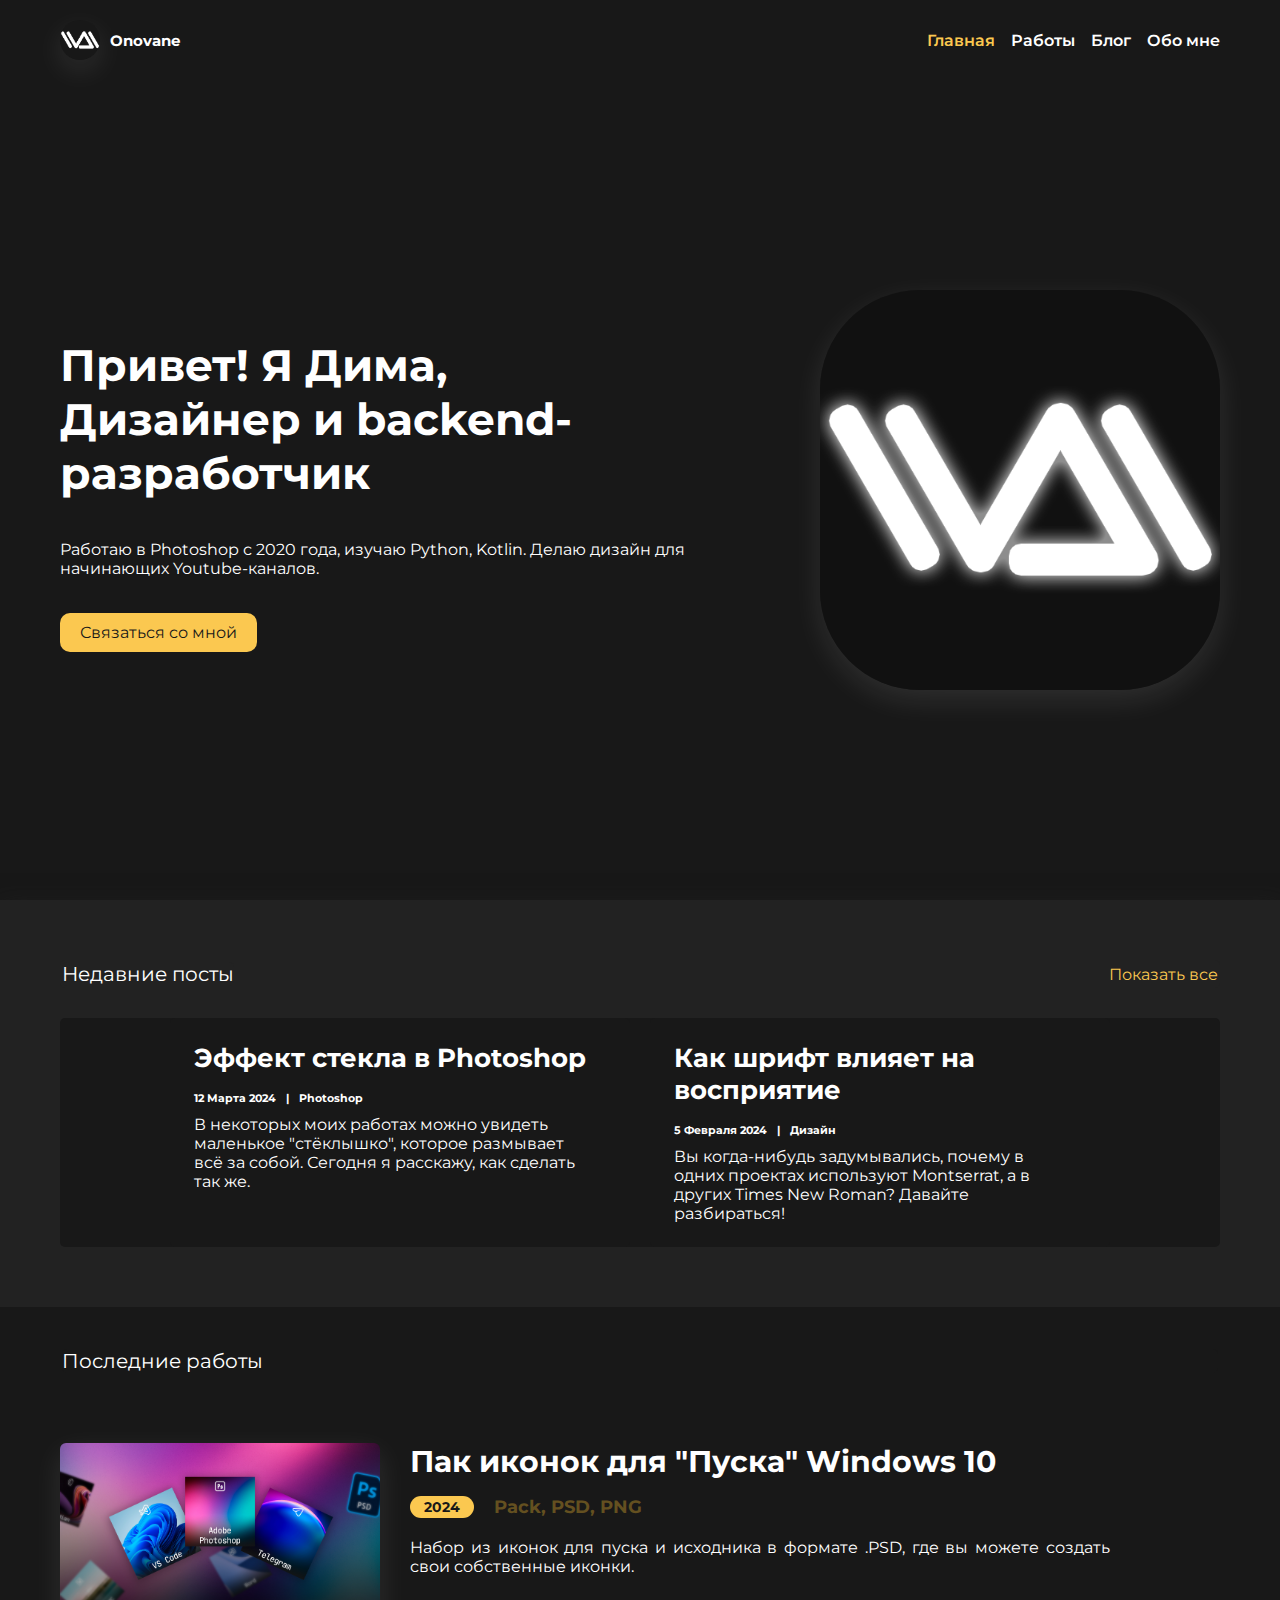
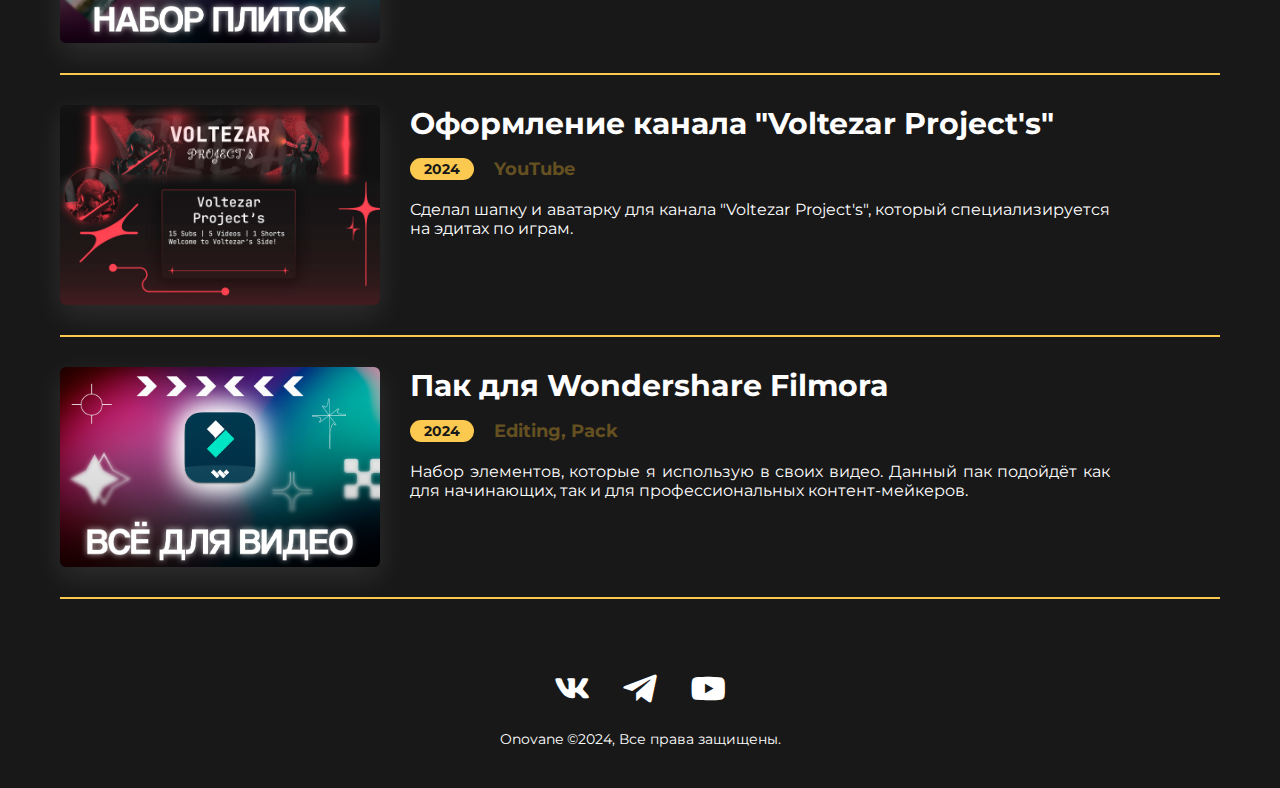
<file: index.html>
<!DOCTYPE html>
<html lang="ru">

<head>
    <meta charset="UTF-8">
    <meta name="viewport" content="width=device-width, initial-scale=1.0">
    <link href='https://unpkg.com/boxicons@2.1.4/css/boxicons.min.css' rel='stylesheet'>
    <link rel="stylesheet" href="style.css">
    <title>Главная | Onovane</title>
</head>

<body>

    <nav>
        <div class="logo">
            <img src="assets/logo.png">
            <a href="#">Onovane</a>
        </div>
        <div class="nav-links">
            <a class="selected" href="index.html">Главная</a>
            <a href="works.html">Работы</a>
            <a href="blog.html">Блог</a>
            <a href="about.html">Обо мне</a>
        </div>
    </nav>

    <div class="main">
        <div class="info">
            <h1>Привет! Я Дима, <br>Дизайнер и backend-разработчик</h1>
            <p>Работаю в Photoshop с 2020 года, изучаю Python, Kotlin. Делаю дизайн для начинающих Youtube-каналов.</p>
            <a href="https://t.me/Onovane" class="button">Связаться со мной</a>
        </div>
        <img src="assets/profile-1.png">
    </div>

    <div class="recent">
        <div class="header">
            <h4>Недавние посты</h4>
            <a href="blog.html">Показать все</a>
        </div>
        <div class="posts">
            <div class="post-item">
                <h3>Эффект стекла в Photoshop</h3>
                <div class="info">
                    <h6>12 Марта 2024</h6>
                    <h6>|</h6>
                    <h6>Photoshop</h6>
                </div>
                <p>В некоторых моих работах можно увидеть маленькое "стёклышко", которое размывает всё за собой. Сегодня
                    я расскажу, как сделать так же.</p>
            </div>
            <div class="post-item">
                <h3>Как шрифт влияет на восприятие</h3>
                <div class="info">
                    <h6>5 Февраля 2024</h6>
                    <h6>|</h6>
                    <h6>Дизайн</h6>
                </div>
                <p>Вы когда-нибудь задумывались, почему в одних проектах используют Montserrat, а в других Times New
                    Roman? Давайте разбираться!</p>
            </div>
        </div>
    </div>

    <div class="separator">
        <h4>Последние работы</h4>
    </div>

    <div class="featured">
        <div class="item">
            <img src="assets/item-1.jpg">
            <div class="details">
                <h3>Пак иконок для "Пуска" Windows 10</h3>
                <div class="item-info">
                    <div class="year-badge">2024</div>
                    <h4>Pack, PSD, PNG</h4>
                </div>
                <p>Набор из иконок для пуска и исходника в формате .PSD, где вы можете создать свои собственные иконки.
                </p>
            </div>
        </div>
        <div class="item">
            <img src="assets/item-2.jpg">
            <div class="details">
                <h3>Оформление канала "Voltezar Project's"</h3>
                <div class="item-info">
                    <div class="year-badge">2024</div>
                    <h4>YouTube</h4>
                </div>
                <p>Сделал шапку и аватарку для канала "Voltezar Project's", который специализируется на эдитах по играм.
                </p>
            </div>
        </div>
        <div class="item">
            <img src="assets/item-3.jpg">
            <div class="details">
                <h3>Пак для Wondershare Filmora</h3>
                <div class="item-info">
                    <div class="year-badge">2024</div>
                    <h4>Editing, Pack</h4>
                </div>
                <p>Набор элементов, которые я использую в своих видео. Данный пак подойдёт как для начинающих, так и для
                    профессиональных контент-мейкеров.</p>
            </div>
        </div>
    </div>

    <footer>
        <div class="socials">
            <a href="https://vk.com/onovane">
                <i class='bx bxl-vk'></i>
            </a>
            <a href="https://t.me/Onovane">
                <i class='bx bxl-telegram'></i>
            </a>
            <a href="https://youtube.com/@Onovane">
                <i class='bx bxl-youtube'></i>
            </a>
        </div>
        <p>Onovane ©2024, Все права защищены.</p>
    </footer>

</body>

</html>
</file>
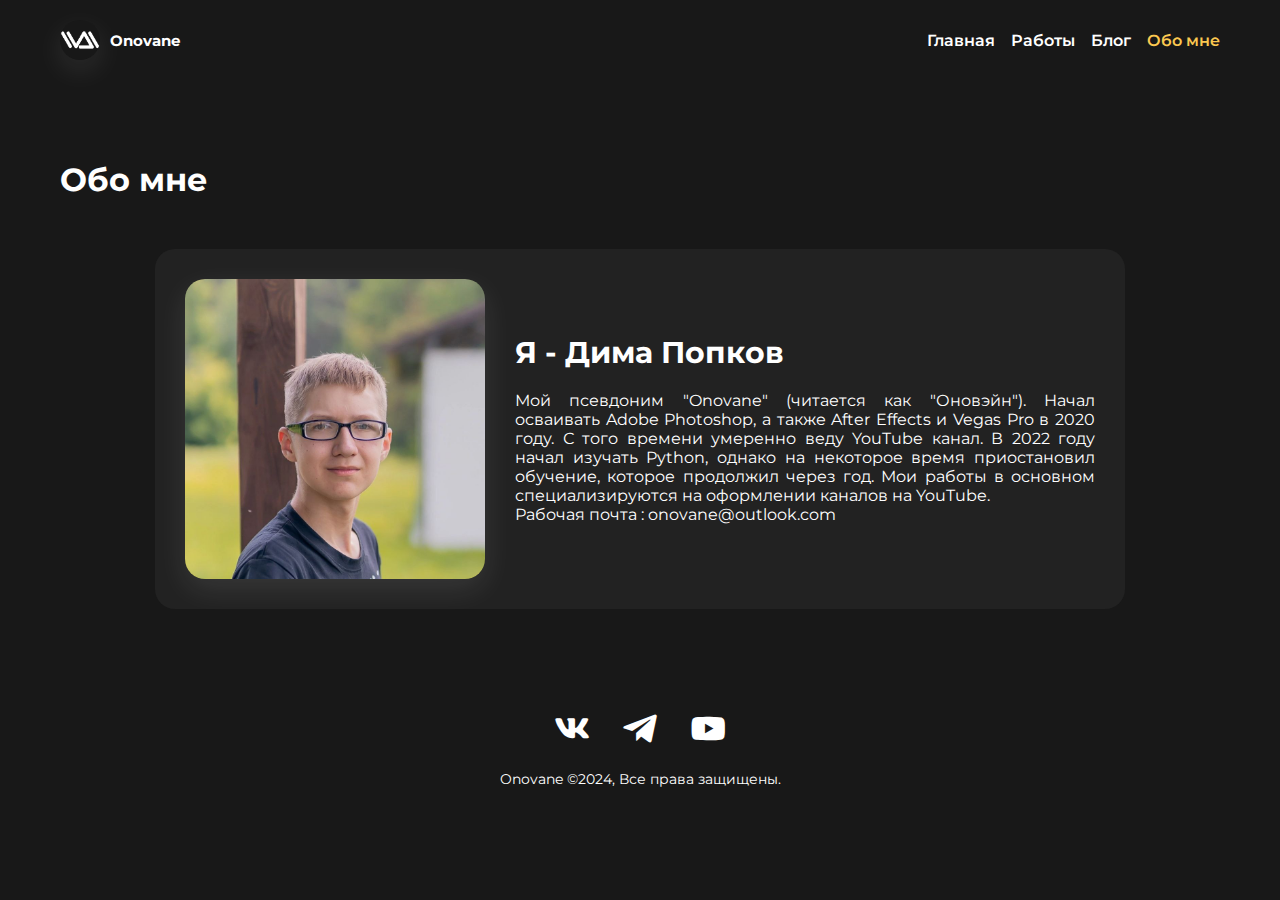
<file: about.html>
<!DOCTYPE html>
<html lang="en">

<head>
    <meta charset="UTF-8">
    <meta name="viewport" content="width=device-width, initial-scale=1.0">
    <link href='https://unpkg.com/boxicons@2.1.4/css/boxicons.min.css' rel='stylesheet'>
    <link rel="stylesheet" href="style.css">
    <title>Обо мне | Onovane</title>
</head>

<body>

    <nav>
        <div class="logo">
            <img src="assets/logo.png">
            <a href="index.html">Onovane</a>
        </div>
        <div class="nav-links">
            <a href="index.html">Главная</a>
            <a href="works.html">Работы</a>
            <a href="blog.html">Блог</a>
            <a class="selected" href="about.html">Обо мне</a>
        </div>
    </nav>

    <h1 class="page-title">Обо мне</h1>

    <div class="content">
        <div class="container about">
            <img src="assets/profile-2.jpg">
            <div class="about">
                <h2>Я - Дима Попков</h2>
                <p>Мой псевдоним "Onovane" (читается как "Оновэйн"). Начал осваивать Adobe Photoshop, а
                    также After Effects и Vegas Pro в 2020 году. С того времени умеренно веду YouTube канал. В 2022 году
                    начал изучать Python, однако на некоторое время приостановил обучение, которое продолжил через год.
                    Мои работы в основном специализируются на оформлении каналов на YouTube.</p>
                <p class="email">Рабочая почта : onovane@outlook.com</p>
            </div>
        </div>
    </div>

    <footer>
        <div class="socials">
            <a href="https://vk.com/onovane">
                <i class='bx bxl-vk'></i>
            </a>
            <a href="https://t.me/Onovane">
                <i class='bx bxl-telegram'></i>
            </a>
            <a href="https://youtube.com/@Onovane">
                <i class='bx bxl-youtube'></i>
            </a>
        </div>
        <p>Onovane ©2024, Все права защищены.</p>
    </footer>

</body>

</html>
</file>
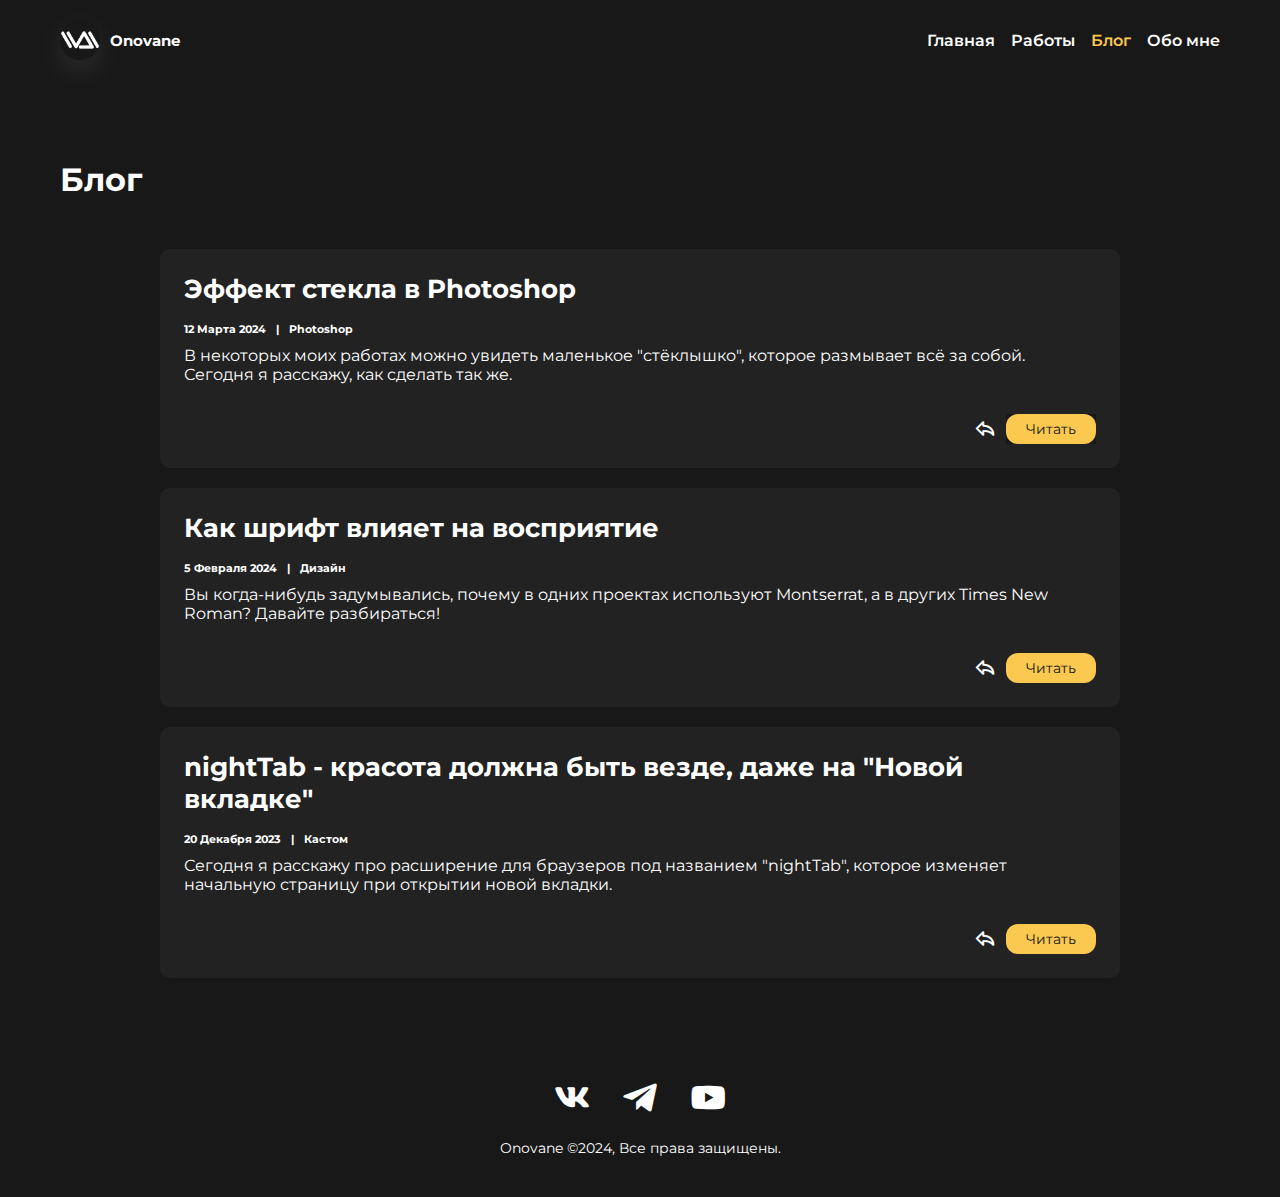
<file: blog.html>
<!DOCTYPE html>
<html lang="en">

<head>
    <meta charset="UTF-8">
    <meta name="viewport" content="width=device-width, initial-scale=1.0">
    <link href='https://unpkg.com/boxicons@2.1.4/css/boxicons.min.css' rel='stylesheet'>
    <link rel="stylesheet" href="style.css">
    <title>Блог | Onovane</title>
</head>

<body>

    <nav>
        <div class="logo">
            <img src="assets/logo.png">
            <a href="index.html">Onovane</a>
        </div>
        <div class="nav-links">
            <a href="index.html">Главная</a>
            <a href="works.html">Работы</a>
            <a class="selected" href="blog.html">Блог</a>
            <a href="about.html">Обо мне</a>
        </div>
    </nav>


    <h1 class="page-title">Блог</h1>

    <div class="content">
        <div class="post-list">
            <div class="post-item">
                <h3 class="blog">Эффект стекла в Photoshop</h3>
                <div class="info blog">
                    <h6 class="blog">12 Марта 2024</h6>
                    <h6 class="blog">|</h6>
                    <h6 class="blog">Photoshop</h6>
                </div>
                <p class="blog">В некоторых моих работах можно увидеть маленькое "стёклышко", которое размывает всё за
                    собой. Сегодня
                    я расскажу, как сделать так же.</p>
                <div class="buttons blog">
                    <i class='bx bx-share blog'></i>
                    <form action="Blog/Glass.html"><button>Читать</button></form>
                </div>

            </div>
            <div class="post-item">
                <h3 class="blog">Как шрифт влияет на восприятие</h3>
                <div class="info blog">
                    <h6 class="blog">5 Февраля 2024</h6>
                    <h6 class="blog">|</h6>
                    <h6 class="blog">Дизайн</h6>
                </div>
                <p class="blog">Вы когда-нибудь задумывались, почему в одних проектах используют Montserrat, а в других
                    Times New
                    Roman? Давайте разбираться!</p>
                <div class="buttons blog">
                    <i class='bx bx-share blog'></i>
                    <button>Читать</button>
                </div>
            </div>

            <div class="post-item">
                <h3 class="blog">nightTab - красота должна быть везде, даже на "Новой вкладке"</h3>
                <div class="info blog">
                    <h6 class="blog">20 Декабря 2023</h6>
                    <h6 class="blog">|</h6>
                    <h6 class="blog">Кастом</h6>
                </div>
                <p class="blog">Сегодня я расскажу про расширение для браузеров под названием "nightTab", которое
                    изменяет начальную страницу при открытии новой вкладки.</p>
                <div class="buttons blog">
                    <i class='bx bx-share blog'></i>
                    <button>Читать</button>
                </div>
            </div>
        </div>
    </div>


    <footer>
        <div class="socials">
            <a href="https://vk.com/onovane">
                <i class='bx bxl-vk'></i>
            </a>
            <a href="https://t.me/Onovane">
                <i class='bx bxl-telegram'></i>
            </a>
            <a href="https://youtube.com/@Onovane">
                <i class='bx bxl-youtube'></i>
            </a>
        </div>
        <p>Onovane ©2024, Все права защищены.</p>
    </footer>


</body>

</html>
</file>
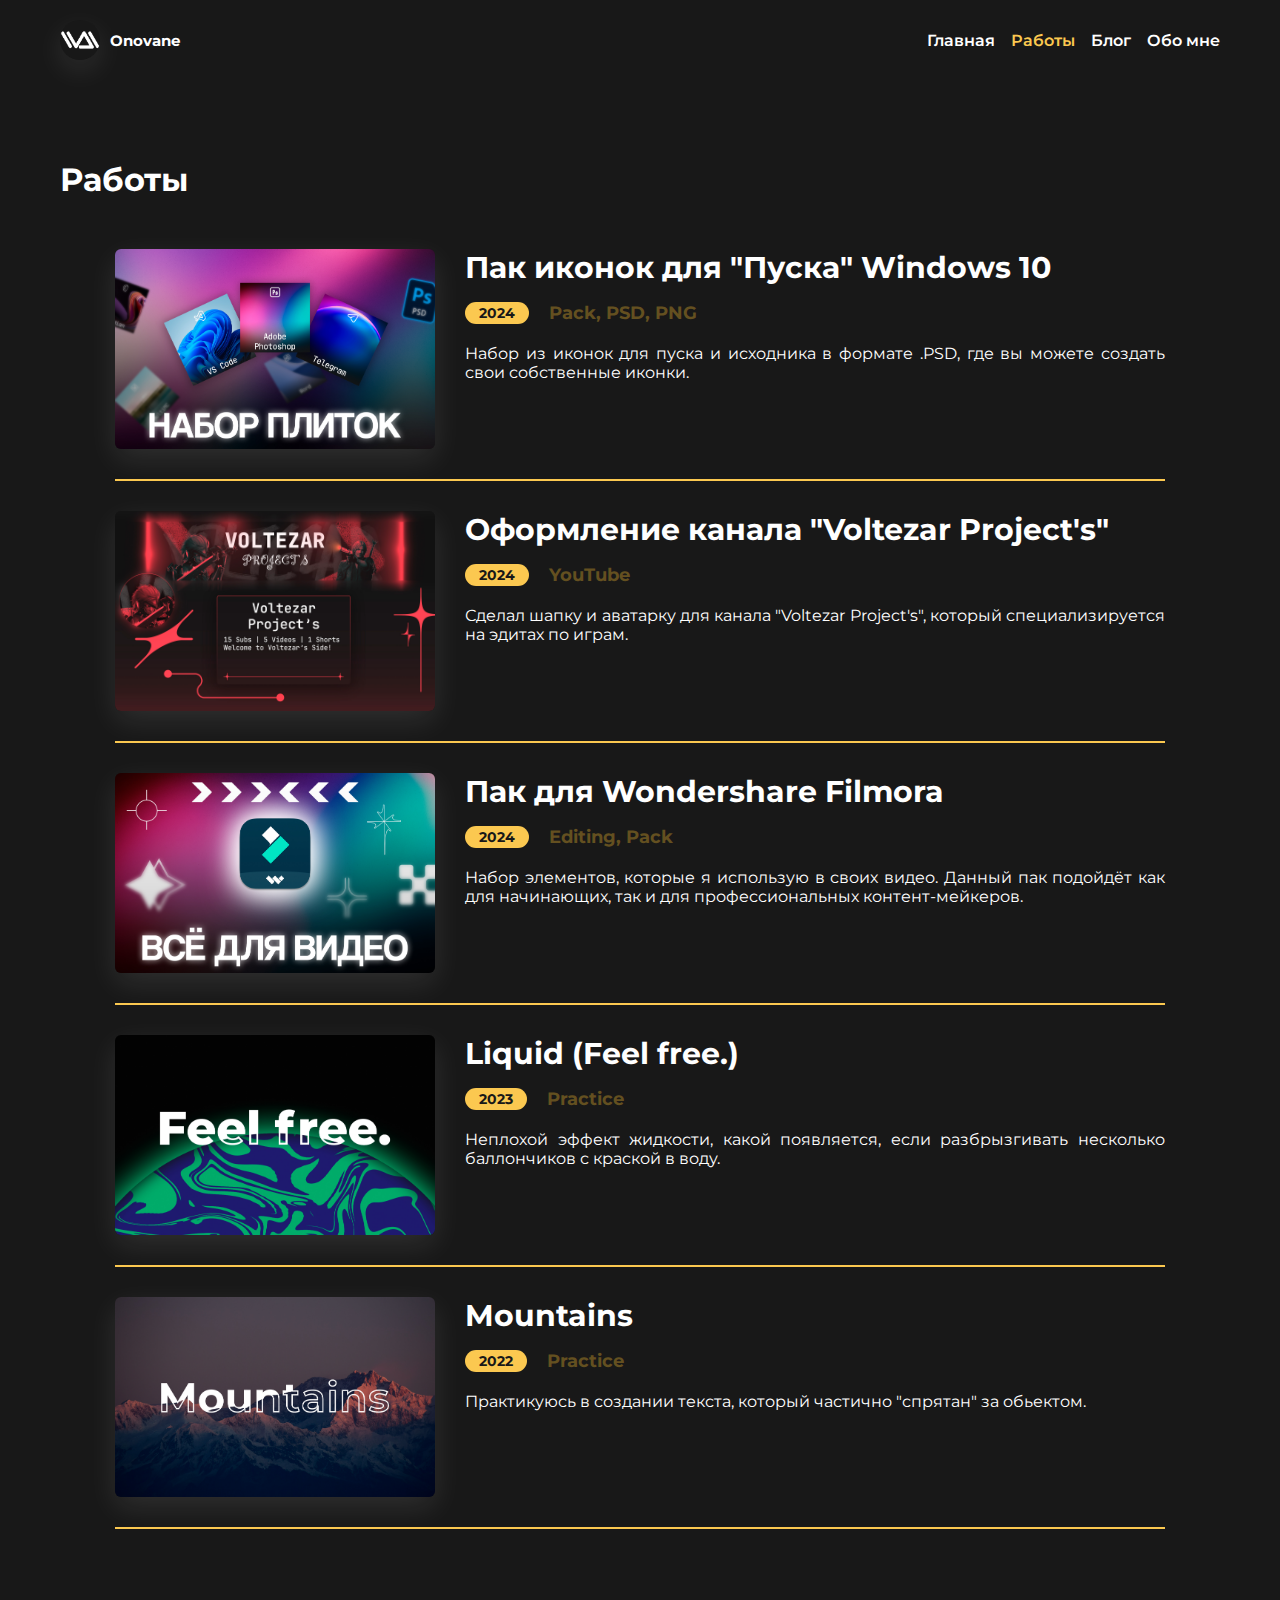
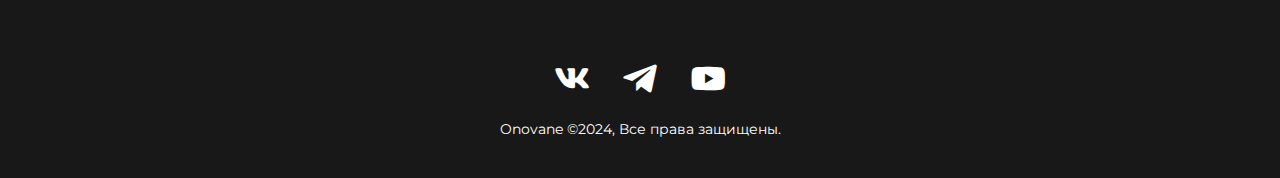
<file: works.html>
<!DOCTYPE html>
<html lang="en">

<head>
    <meta charset="UTF-8">
    <meta name="viewport" content="width=device-width, initial-scale=1.0">
    <link href='https://unpkg.com/boxicons@2.1.4/css/boxicons.min.css' rel='stylesheet'>
    <link rel="stylesheet" href="style.css">
    <title>Работы | Onovane</title>
</head>

<body>

    <nav>
        <div class="logo">
            <img src="assets/logo.png">
            <a href="index.html">Onovane</a>
        </div>
        <div class="nav-links">
            <a href="index.html">Главная</a>
            <a class="selected" href="works.html">Работы</a>
            <a href="blog.html">Блог</a>
            <a href="about.html">Обо мне</a>
        </div>
    </nav>

    <h1 class="page-title">Работы</h1>

    <div class="content">
        <div class="works-list">
            <div class="item">
                <img src="assets/item-1.jpg">
                <div class="details">
                    <h3>Пак иконок для "Пуска" Windows 10</h3>
                    <div class="item-info">
                        <div class="year-badge">2024</div>
                        <h4>Pack, PSD, PNG</h4>
                    </div>
                    <p>Набор из иконок для пуска и исходника в формате .PSD, где вы можете создать свои собственные
                        иконки.
                    </p>
                </div>
            </div>
            <div class="item">
                <img src="assets/item-2.jpg">
                <div class="details">
                    <h3>Оформление канала "Voltezar Project's"</h3>
                    <div class="item-info">
                        <div class="year-badge">2024</div>
                        <h4>YouTube</h4>
                    </div>
                    <p>Сделал шапку и аватарку для канала "Voltezar Project's", который специализируется на эдитах по
                        играм.
                    </p>
                </div>
            </div>
            <div class="item">
                <img src="assets/item-3.jpg">
                <div class="details">
                    <h3>Пак для Wondershare Filmora</h3>
                    <div class="item-info">
                        <div class="year-badge">2024</div>
                        <h4>Editing, Pack</h4>
                    </div>
                    <p>Набор элементов, которые я использую в своих видео. Данный пак подойдёт как для начинающих, так и
                        для
                        профессиональных контент-мейкеров.</p>
                </div>
            </div>
            <div class="item">
                <img src="assets/item-5.jpg">
                <div class="details">
                    <h3>Liquid (Feel free.)</h3>
                    <div class="item-info">
                        <div class="year-badge">2023</div>
                        <h4>Practice</h4>
                    </div>
                    <p>Неплохой эффект жидкости, какой появляется, если разбрызгивать несколько баллончиков с краской в
                        воду.</p>
                </div>
            </div>
            <div class="item">
                <img src="assets/item-4.jpg">
                <div class="details">
                    <h3>Mountains</h3>
                    <div class="item-info">
                        <div class="year-badge">2022</div>
                        <h4>Practice</h4>
                    </div>
                    <p>Практикуюсь в создании текста, который частично "спрятан" за обьектом.</p>
                </div>
            </div>
        </div>
    </div>

    <footer>
        <div class="socials">
            <a href="https://vk.com/onovane">
                <i class='bx bxl-vk'></i>
            </a>
            <a href="https://t.me/Onovane">
                <i class='bx bxl-telegram'></i>
            </a>
            <a href="https://youtube.com/@Onovane">
                <i class='bx bxl-youtube'></i>
            </a>
        </div>
        <p>Onovane ©2024, Все права защищены.</p>
    </footer>


</body>

</html>
</file>
<file: style.css>
@import url('https://fonts.googleapis.com/css2?family=Montserrat:ital,wght@0,100..900;1,100..900&display=swap');
*{
    margin: 0;
    padding: 0;
    box-sizing: border-box;
    font-family: 'Montserrat', sans-serif;
    background-color: #181818;
    color: white;
}

a{
    text-decoration: none;
    color: white;
}

img{
    object-fit: cover;
    object-position: top;
    box-shadow: 0 10px 30px rgba(255, 255, 255, 0.1);
}

nav{
    padding: 20px 148px;
    background-color: #181818;
    display: flex;
    align-items: center;
    justify-content: space-between;
    font-weight: 600;
}

nav .logo{
    display: flex;
    align-items: center;
    gap: 10px;
}

nav .logo img{
    width: 40px;
    height: 40px;
    border-radius: 50%;
}

nav .logo a{
    font-size: 15px;
    color: white;
    font-weight: bold;
}

nav .nav-links{
    display: flex;
    gap: 16px;
}

nav .nav-links a{
    transition: color 0.3s ease;
}

nav .nav-links a:hover,
nav .nav-links a.selected{
    color: #fbc850;
}

.button {
    transition: background-color 0.3s ease;
    background-color: #fbc850;
    color: #181818;
    padding: 10px 20px;
    border-radius: 10px;
}
.button:hover {
    background-color: white;
}

.about,
.about h2,
.about h4,
.about p {
    background-color: #222;
}

.main {
    padding: 0 148px;
    display: flex;
    align-items: center;
    justify-content: space-between;
    gap: 50px;
    height: calc(100vh - 80px);
}

.main .info h1{
    font-size: 44px;
    margin-bottom: 40px;
}

.main .info p{
    font-size: 16px;
    margin-bottom: 45px;
    width: 100%;
}

.main .info button,
.content .post-list .post-item .buttons button{
    padding: 10px 30px;
    background: #fbc850;
    border: none;
    color: #181818;
    font-size: 16px;
    border-radius: 12px;
    cursor: pointer;
    transition: background 0.3s ease;
}

.main .info button:hover,
.content .post-list .post-item .buttons button:hover{
    background: #fbc850;
}

.main img{
    width: 400px;
    height: 400px;
    border-radius: 25%;
}

.recent{
    padding: 60px 148px;
    background-color: #222;
    box-shadow: 0 10px 25px #222;
}

.recent .header{
    display: flex;
    align-items: center;
    justify-content: space-between;
    margin-bottom: 30px;
    border-radius: 5px;
    background-color: #222;
}

.recent .header h4 {
    font-size: 20px;
    font-weight: 400;
    border-radius: 5px;
    margin: 2px;
    background-color: #222;

}
.separator h4{
    font-size: 20px;
    font-weight: 400;
    border-radius: 5px;
    margin: 2px;
}

.recent .header a{
    color: #fbc850;
    margin: 2px;
    background-color: #222;

}

.recent .posts{
    display: flex;
    justify-content: center;
    gap: 20px;
    border-radius: 5px;
}

.recent .posts .post-item{
    background-color: #181818;
    padding: 24px;
    width: 460px;
    border-radius: 5px;

}
.blog {
    background-color: #222;
}

.recent .posts .post-item h3,
.content .post-list .post-item h3{
    font-size: 26px;
    margin-bottom: 18px;
}

.recent .posts .post-item .info,
.content .post-list .post-item .info{
    display: flex;
    gap: 10px;
    margin-bottom: 10px;
}

.recent .posts .post-item .info h5,
.content .post-list .post-item h5{
    font-size: 18px;
    font-weight: 400;
}

.recent .posts .post-item p{
    width: 400px;
}

.separator{
    padding: 40px 148px 0;
}

.separator h4{
    margin-bottom: 30px;
}

.featured{
    padding: 40px 290px 0;
}

.featured .item,
.works-list .item{
    display: flex;
    gap: 30px;
    margin-bottom: 30px;
    padding-bottom: 30px;
    border-bottom: 2px solid #fbc850;
}

.featured .item img,
.works-list .item img{
    width: 320px;
    height: 200px;
    border-radius: 6px;
}

.featured .item .details h3,
.works-list .item h3{
    font-size: 30px;
    margin-bottom: 16px;
}

.featured .item .details .item-info,
.works-list .item .details .item-info{
    display: flex;
    align-items: center;
    gap: 20px;
    margin-bottom: 20px;
}

.featured .item .details .item-info .year-badge,
.works-list .item .details .item-info .year-badge,
.content .work-info .year-badge{
    background-color: #fbc850;
    padding: 2px 14px;
    color: #181818;
    border-radius: 16px;
    font-size: 14px;
    font-weight: bold;
}

.featured .item .details .item-info h4,
.works-list .item .details .item-info h4{
    color: #645020;
    font-size: 18px;
}

.featured .item .details p,
.works-list .item .details p{
    width: 700px;
    text-align: justify;
}

footer{
    padding: 40px 0;
    display: flex;
    flex-direction: column;
    align-items: center;
}

footer .socials{
    display: flex;
    align-items: center;
    gap: 28px;
    margin-bottom: 20px;
}

footer .socials i{
    font-size: 40px;
    cursor: pointer;
    transition: color 0.3s ease;
}

footer .socials i:hover{
    color: #fbc850;
}

footer p{
    font-size: 14px;
}

.page-title{
    padding: 80px 234px 20px;
    width: 100%;
}

.content{
    padding: 30px 148px 60px;
    display: flex;
    flex-direction: column;
    align-items: center;
}

.content .work-info{
    display: flex;
    align-items: center;
    justify-content: flex-start;
    gap: 20px;
    width: 970px;
}

.content .work-info .category{
    color: #645020;
    font-size: 18px;
}

.content>p{
    width: 970px;
    font-size: 15px;
    margin: 20px 0;
}

.content>img{
    width: 970px;
    margin: 30px 0;
    border-radius: 20px;
}

.content>h1,
.content>h2,
.content>h3{
    width: 970px;
}

.content .post-list{
    display: flex;
    flex-direction: column;
    gap: 20px;
}

.content .post-list .post-item{
    background-color: #222;
    padding: 24px;
    width: 960px;
    border-radius: 10px;
}

.content .post-list .post-item .buttons{
    margin-top: 30px;
    display: flex;
    align-items: center;
    justify-content: flex-end;
    gap: 10px;
}

.content .post-list .post-item .buttons button{
    font-size: 14px;
    padding: 6px 20px;
}

.content .post-list .post-item .buttons i{
    font-size: 22px;
    cursor: pointer;
    transition: color 0.3s ease;
}

.content .post-list .post-item .buttons i:hover{
    color: #fbc850;
}

.content .container{
    background-color: #222;
    padding: 30px;
    display: flex;
    align-items: center;
    gap: 30px;
    width: 970px;
    border-radius: 20px;
}

.content .container img{
    width: 300px;
    height: 300px;
    border-radius: 20px;
}

.content .container h2{
    margin-bottom: 20px;
    font-size: 30px;
}

.content .container .about>p{
    text-align: justify;
}

.content .container .about .back{
    font-weight: bold;
    background-color: #222;
    margin-top: 30px;
    font-size: 14px;
}

.back a{
    transition: color 0.3s ease;
}

.back a:hover,
.back a.selected{
    color: #fbc850;
}

@media screen and (max-width: 1400px) {
    
    nav{
        padding: 20px 60px;
    }

    .main{
        padding: 0 60px;
    }

    .recent{
        padding: 60px;
    }

    .featured,
    .separator{
        padding: 40px 60px 0;
    }

    .page-title{
        padding: 80px 60px 20px;
    }

}

@media screen and (max-width: 1200px) {
    
    nav{
        padding: 20px 40px;
    }

    .main{
        padding: 0 40px;
    }

    .main img{
        width: 340px;
        height: 340px;
    }

    .recent{
        padding: 40px;
    }

    .featured,
    .separator{
        padding: 40px 40px 0;
    }

    .featured .item .details p,
    .works-list .item .details p{
        width: 100%;
    }

    .page-title{
        padding: 80px 40px 20px;
    }

    .content .work-info,
    .content>p,
    .content>img,
    .content>h1,
    .content>h2,
    .content>h3,
    .content .post-list .post-item,
    .content .container{
        width: 100%;
    }

    .content .container img{
        width: 250px;
        height: 250px;
    }

    .content .container h2{
        font-size: 24px;
        margin-bottom: 10px;
    }

    .content .container .about>p{
        font-size: 14px;
    }

}

@media screen and (max-width: 992px) {
    
    nav{
        padding: 20px;
    }

    .main{
        padding: 0 20px;
    }

    .main img{
        width: 300px;
        height: 300px;
    }

    .main .info h1{
        font-size: 34px;
    }

    .main .info p{
        font-size: 15px;
    }

    .main .info button{
        font-size: 15px;
        padding: 8px 22px;
    }

    .recent{
        padding: 40px 20px;
    }

    .recent .posts .post-item{
        width: 100%;
    }

    .recent .posts .post-item h3,
    .content .post-list .post-item h3{
        font-size: 20px;
    }

    .recent .posts .post-item .info h5,
    .content .post-list .post-item .info h5{
        font-size: 14px;
        background-color: #222;
    }

    .recent .posts .post-item p{
        width: 100%;
        font-size: 14px;
    }

    .featured,
    .separator{
        padding: 40px 20px 0;
    }

    .featured .item,
    .works-list .item{
        flex-direction: column;
        padding: 0 20px 30px;
    }

    .featured .item img,
    .works-list .item img{
        width: 100%;
        height: auto;
    }

    .featured .item .details h3,
    .works-list .details .item h3{
        font-size: 24px;
        margin-bottom: 12px;
    }

    .featured .item .details .item-info .year-badge,
    .works-list .item .details .item-info .year-badge{
        font-size: 12px;
    }

    .featured .item .details .item-info h4,
    .works-list .item .details .item-info h4{
        font-size: 15px;
    }

    .featured .item .details p,
    .works-list .item .details p{
        font-size: 14px;
    }

    .content{
        padding: 30px 20px 60px;
    }

    .content .container h2{
        font-size: 20px;
    }

    .content .container .about>p{
        font-size: 13px;
    }

}

@media screen and (max-width: 768px) {
    
    nav{
        justify-content: center;
    }

    nav .logo{
        display: none;
    }

    .main{
        flex-direction: column;
        justify-content: space-around;
        margin: 40px 0;
        height: auto;
    }

    .main .info h1{
        font-size: 30px;
        margin-bottom: 16px;
    }

    .main .info p{
        margin-bottom: 16px;
    }

    .main .info button{
        padding: 6px 20px;
        font-size: 13px;
    }

    .main img{
        margin-top: 20px;
        width: 100%;
        height: auto;
        border-radius: 50px;
    }

    .recent .posts,
    .content .container{
        flex-direction: column;
    }

    .content .container img{
        width: 100%;
        height: auto;
    }

}
</file>
